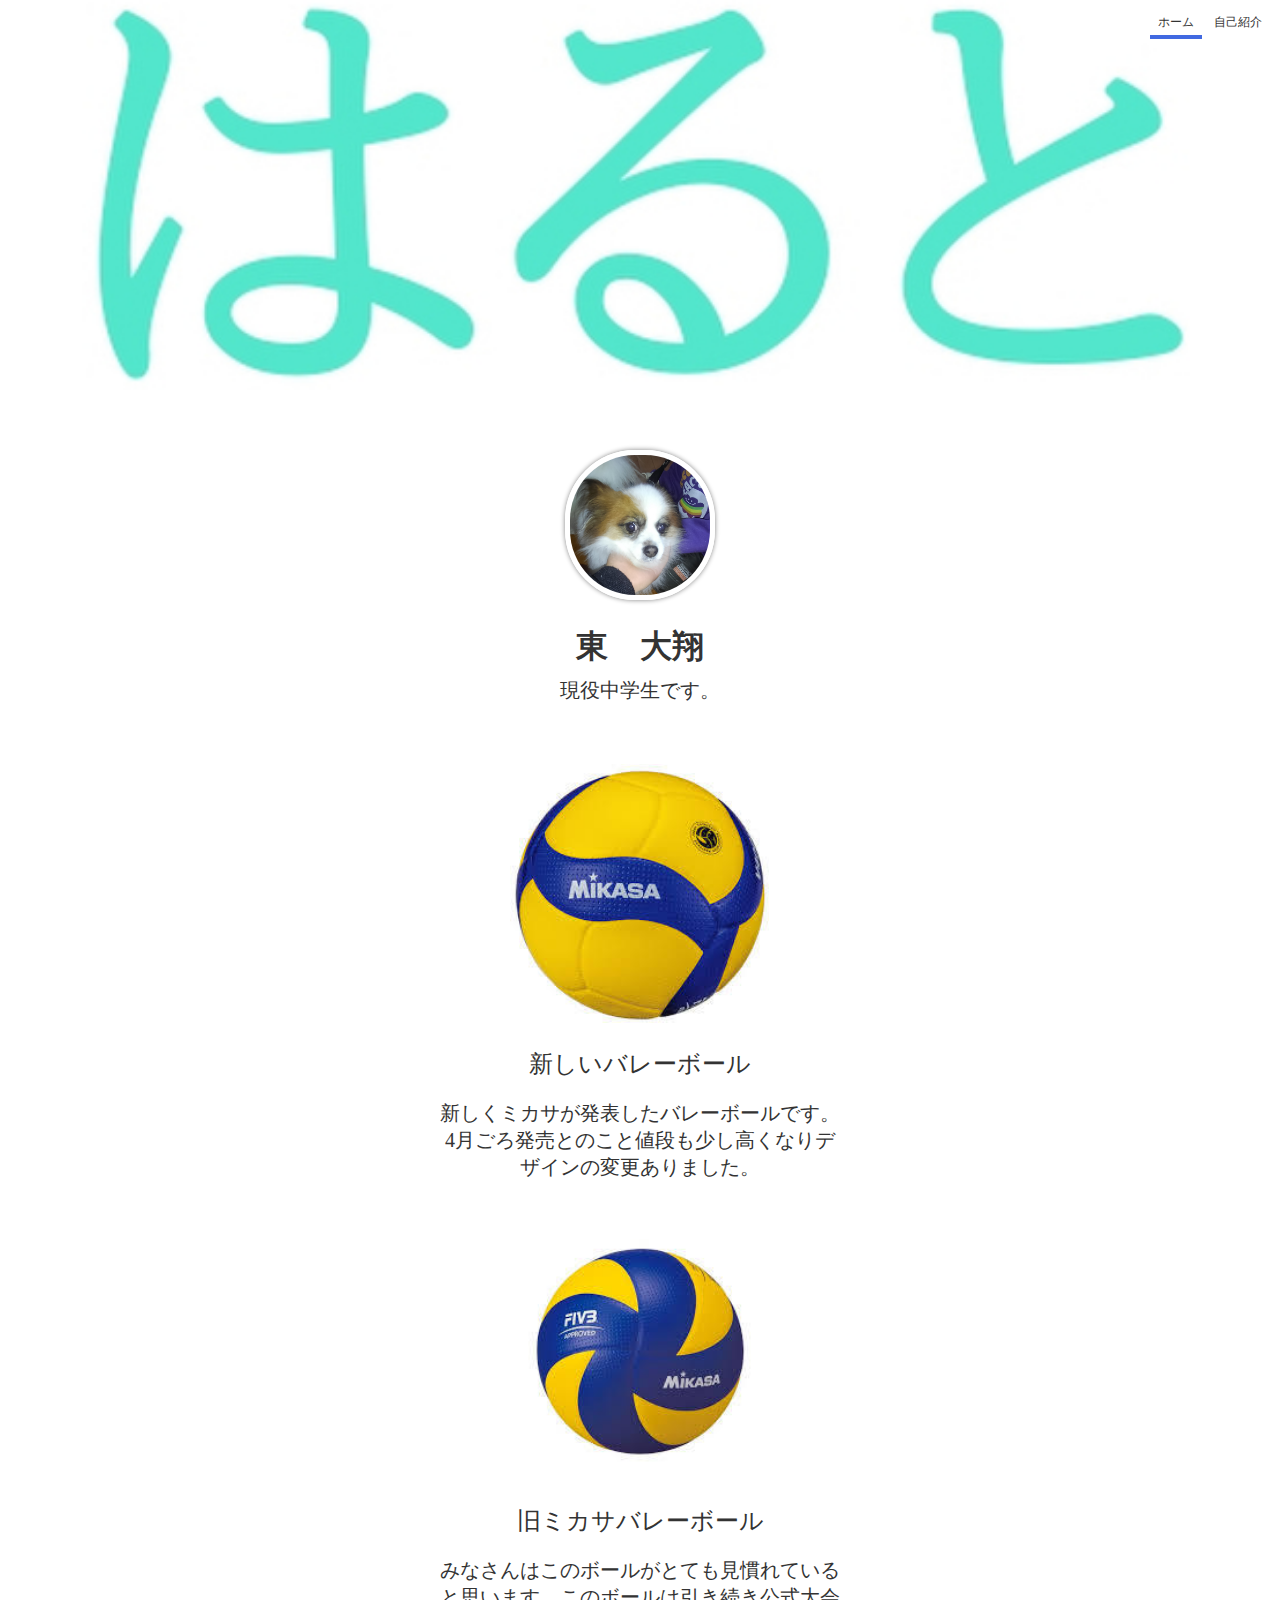
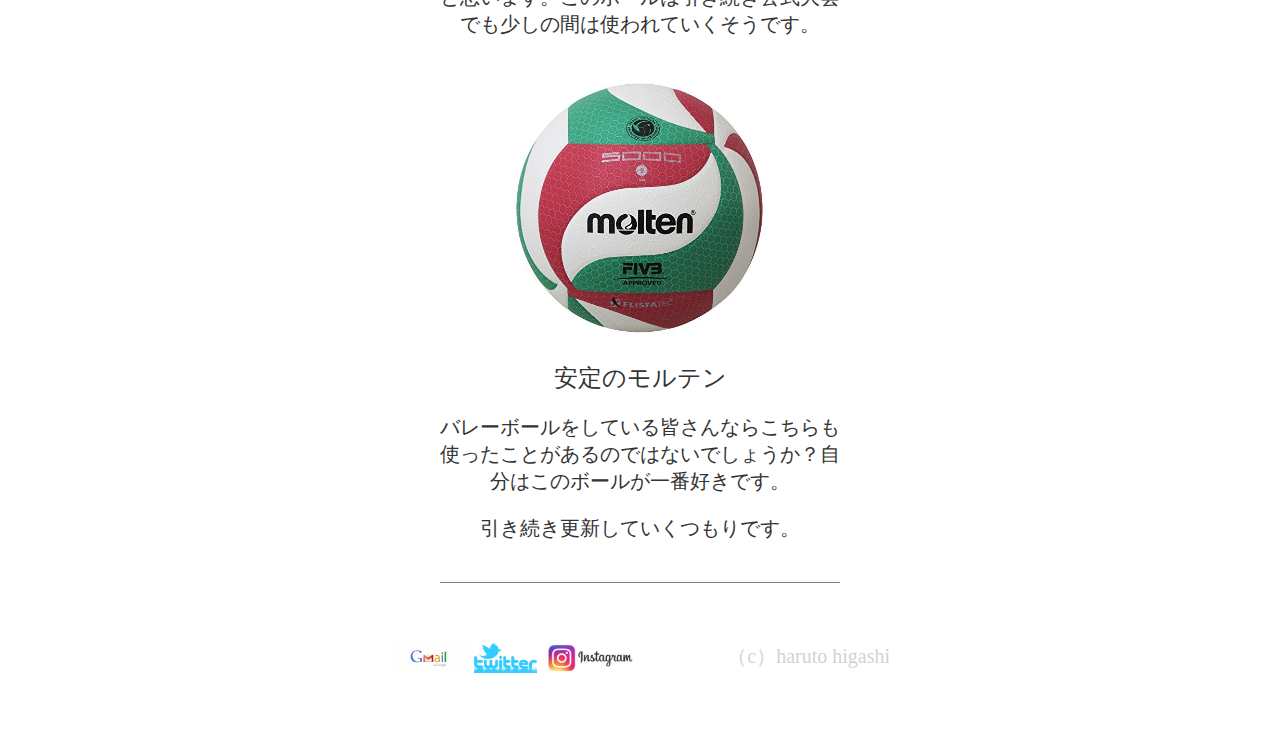
<file: index.html>
<!DOCTYPE html>
<html>
<head>
  <meta charset="utf-8">
  <title>東　大翔のブログ</title>
  <link rel="icon"href="favicon.ico">
  <meta nema="description"content="東　大翔のブログサイトはるとはるとはると">
    <link rel="stylesheet"href="css/styles.css">
  </head>
  <body>
    <header>
      <nav>
        <ul>
        <li class="current">
        <a href="index.html">
          ホーム
        </a>
        </li>
        <li>
         <a href="about.html">
          自己紹介
        </a>
        </li>
        </ul>
      </nav>
    </header>

 <section>
   <img src="img/a.jpg"widht="140"height="140"alt="太郎のアイコン" class="icon">
   <h1>東　大翔</h1>
   <p>現役中学生です。</p>

<div class="works">
  <section>
    <img src="img/s.jpg"widht="400"height="260"alt="勇者ゲーム">
    <h2>新しいバレーボール</h2>
    <p>新しくミカサが発表したバレーボールです。4月ごろ発売とのこと値段も少し高くなりデザインの変更ありました。</p>
  </section>
  <section>
    <img src="img/m.jpg"widht="400"height="260"alt="宝探しゲーム">
    <h2>旧ミカサバレーボール</h2>
    <p>みなさんはこのボールがとても見慣れていると思います。このボールは引き続き公式大会でも少しの間は使われていくそうです。</p>
    </section>
    <section>
      <img src="img/b.jpg"widht="400"height="260"alt="神経衰弱">
      <h2>安定のモルテン</h2>
      <p>バレーボールをしている皆さんならこちらも使ったことがあるのではないでしょうか？自分はこのボールが一番好きです。</p>
     <p>引き続き更新していくつもりです。
    </section>

 </section>


<footer>
  <ul>
  <li>
<a href="mailto:nipponn_haruto@yahoo.co.jp" target="_blank">
    <img src="img/d.jpg"widht="40"height="30"alt="メール送信">
  </a>
  </li>
    <li>
      <a href="https://twitter.com/0102haruto8610" target="_blank">
      <img src="img/j.jpg"widht="30"height="30"alt="Twitterへ">
</a>
    </li>
    <li>
  <a href="https://www.instagram.com/haruto8610hh/" target="_blank">
        <img src="img/i.jpg"widht="30"height="30"alt="インスタグラムへ">
</a>
      </li>
  </ul>
<p>（c）haruto higashi</p>
</footer>
    </body>
</html>
</file>
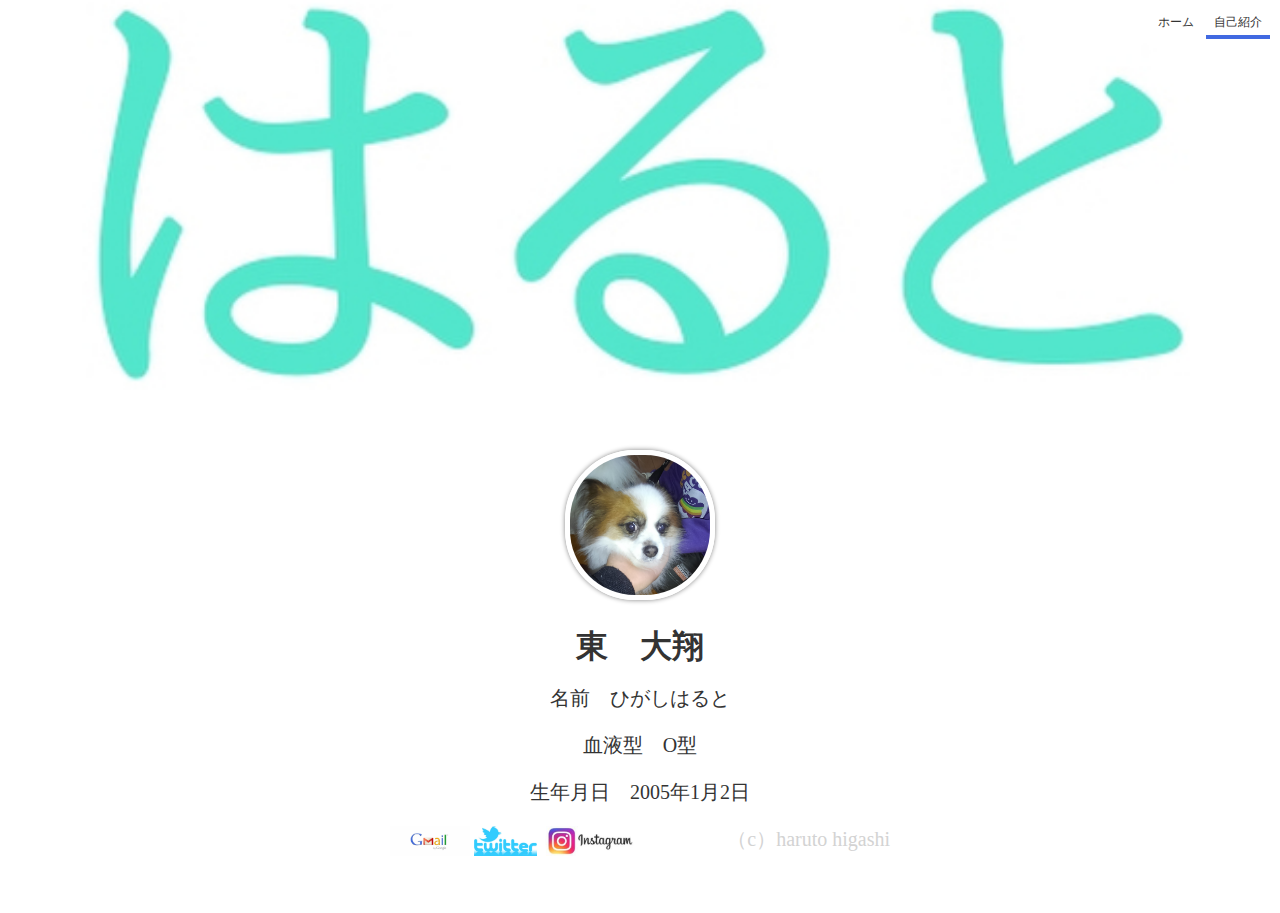
<file: about.html>
<!DOCTYPE html>
<html>
<head>
  <meta charset="utf-8">
  <title>東　大翔の自己紹介サイト</title>
  <link rel="icon"href="favicon.ico">
  <meta nema="description"content="東　大翔のブログサイトです。"class="icon">
  <link rel="stylesheet"href="css/styles.css">
  </head>
  <body>
      <meta charset="utf-8">
    <header>
      <nav>
        <ul>
        <li>
        <a href="index.html">
          ホーム
        </a>
        </li>
        <li class="current">
         <a href="about.html">
          自己紹介
        </a>
        </li>
        </ul>
      </nav>
    </header>

 <section>
   <img src="img/a.jpg"widht="140"height="140"alt="太郎のアイコン" class="icon">
   <h1>東　大翔</h1>
   <ul class="aa">
  <p>名前　ひがしはると</p>
  <p>血液型　O型</p>
  <p>生年月日　2005年1月2日</p>
 </section>
</ul>
<footer>
  <ul>
  <li>
<a href="mailto:nipponn_haruto@yahoo.co.jp" target="_blank">
    <img src="img/d.jpg"widht="40"height="30"alt="メール送信">
  </a>
  </li>
    <li>
      <a href="https://twitter.com/0102haruto8610" target="_blank">
      <img src="img/j.jpg"widht="30"height="30"alt="Twitterへ">
</a>
    </li>
    <li>
  <a href="https://www.instagram.com/haruto8610hh/" target="_blank">
        <img src="img/i.jpg"widht="30"height="30"alt="インスタグラムへ">
</a>
      </li>
  </ul>
<p>（c）haruto higashi</p>
</footer>
    </body>
</html>
</file>
<file: css/styles.css>
body{
   color:#333;
  font-family: verdana. sans-serif;
margin:0;
padding-left: 0;
    }

header{
  text-align: right;
  padding: 10px;
  background-image: url(../img/h.jpeg);
  height: 370px;
  background-size: cover;
  background-position: 50% 50%;
  margin-bottom: 60px;
}

header ul{
  margin: 0;
  list-style-type: none;
  padding-left:0;
}

header li{
  display: inline-block;
  padding: 4px 8px;
  font-size: 12px;
}

a{
  text-decoration: none;
  color: inherit;
}

header li>a:hover{
  color: royalblue;
}

.current{
  border-bottom: 4px solid royalblue;
}

section{
  text-align: center;
}

section h2{
  font-weight: normal;
  }

  section h1
{
  margin-bottom: 8px;
}
section p{
  margin-top: 0;
  font-size: 20px;
}

.icon{
  border-radius: 70px;
border: 5px solid white;
box-shadow: 0 0 5px gray;
}

.works{
  width: 400px;
  margin: 60px auto;
  border-bottom: 1px solid gray;
}

.works>section{
  margin-bottom: 40px
}
.works h2,
.works p{
  text-align: center;
}

footer{
  width: 500px;
  margin:0 auto 60px;
}

footer ul{
  margin: 0;
  list-style-type: none;
  padding-left:0;
  float: left;
}

footer li{
  display: inline-block;
}

footer li>a:hover{
  opacity: 0.6;
}

footer p{
  color: lightgray;
  font-size: 20px;
  text-align: right;
}

.aa{
  padding-inline-start: 0;
}
</file>
